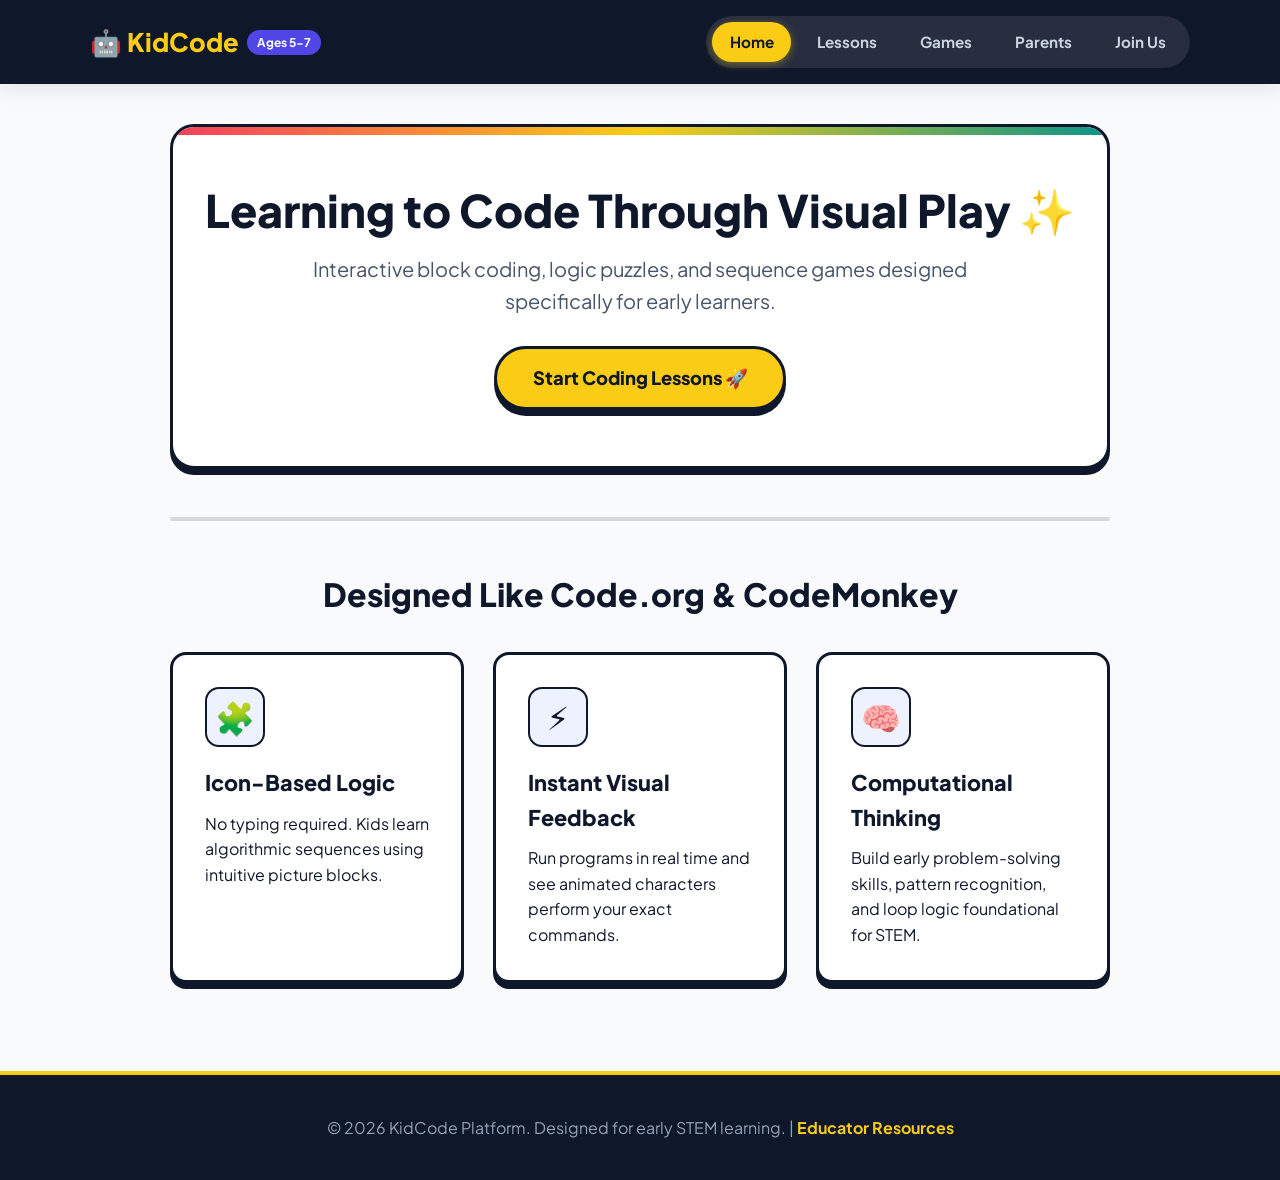
<file: kidcode/index.html>
<!DOCTYPE html>
<html lang="en">
<head>
  <meta charset="UTF-8">
  <meta name="viewport" content="width=device-width, initial-scale=1.0">
  <title>KidCode | Interactive Coding for Kids</title>
  <link rel="stylesheet" href="css/style.css">
</head>
<body>
  <a href="#main-content" class="skip-link">Skip to main content</a>

  <header>
    <div class="header-container">
      <a href="index.html" class="brand-logo">
        🤖 KidCode <span class="brand-badge">Ages 5-7</span>
      </a>
      <nav aria-label="Main Navigation">
        <ul>
          <li><a href="index.html" class="active" aria-current="page">Home</a></li>
          <li><a href="learn.html">Lessons</a></li>
          <li><a href="games.html">Games</a></li>
          <li><a href="parent-zone.html">Parents</a></li>
          <li><a href="contact.html">Join Us</a></li>
        </ul>
      </nav>
    </div>
  </header>

  <main id="main-content">
    <section class="hero-card">
      <h1>Learning to Code Through Visual Play ✨</h1>
      <p>Interactive block coding, logic puzzles, and sequence games designed specifically for early learners.</p>
      <a href="learn.html" class="btn-primary">Start Coding Lessons 🚀</a>
    </section>

    <div class="divider"></div>

    <section>
      <h2 class="section-title">Designed Like Code.org & CodeMonkey</h2>
      <div class="card-grid">
        <article class="card">
          <div class="card-icon">🧩</div>
          <h3>Icon-Based Logic</h3>
          <p>No typing required. Kids learn algorithmic sequences using intuitive picture blocks.</p>
        </article>

        <article class="card">
          <div class="card-icon">⚡</div>
          <h3>Instant Visual Feedback</h3>
          <p>Run programs in real time and see animated characters perform your exact commands.</p>
        </article>

        <article class="card">
          <div class="card-icon">🧠</div>
          <h3>Computational Thinking</h3>
          <p>Build early problem-solving skills, pattern recognition, and loop logic foundational for STEM.</p>
        </article>
      </div>
    </section>
  </main>

  <footer>
    <p>&copy; 2026 KidCode Platform. Designed for early STEM learning. | <a href="parent-zone.html">Educator Resources</a></p>
  </footer>

  <script src="js/main.js"></script>
</body>
</html>
</file>
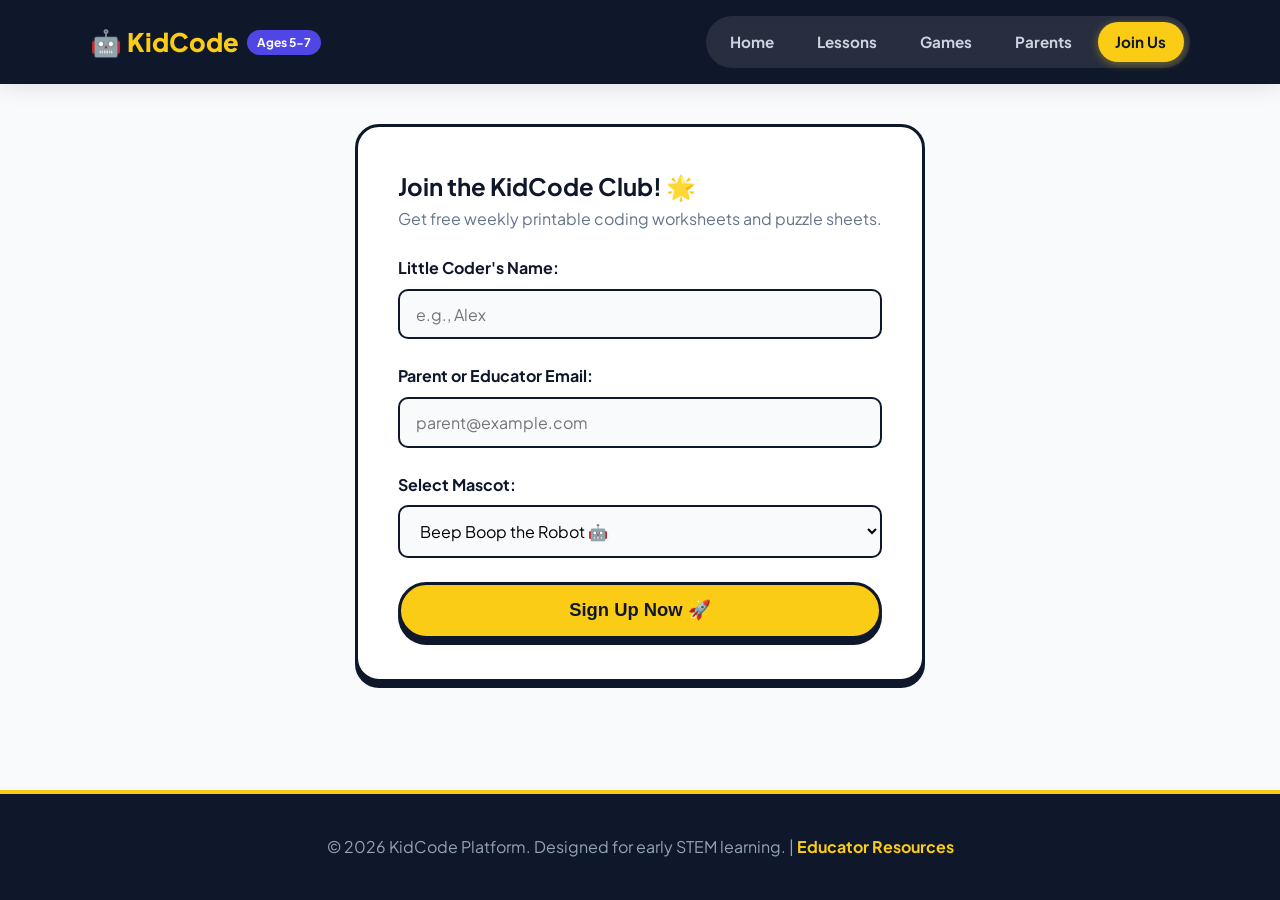
<file: kidcode/contact.html>
<!DOCTYPE html>
<html lang="en">
<head>
  <meta charset="UTF-8">
  <meta name="viewport" content="width=device-width, initial-scale=1.0">
  <title>KidCode | Join Us</title>
  <link rel="stylesheet" href="css/style.css">
</head>
<body>
  <a href="#main-content" class="skip-link">Skip to main content</a>

  <header>
    <div class="header-container">
      <a href="index.html" class="brand-logo">🤖 KidCode <span class="brand-badge">Ages 5-7</span></a>
      <nav aria-label="Main Navigation">
        <ul>
          <li><a href="index.html">Home</a></li>
          <li><a href="learn.html">Lessons</a></li>
          <li><a href="games.html">Games</a></li>
          <li><a href="parent-zone.html">Parents</a></li>
          <li><a href="contact.html" class="active" aria-current="page">Join Us</a></li>
        </ul>
      </nav>
    </div>
  </header>

  <main id="main-content">
    <section class="form-card">
      <h2>Join the KidCode Club! 🌟</h2>
      <p style="margin-bottom: 1.5rem; color: #64748B;">Get free weekly printable coding worksheets and puzzle sheets.</p>

      <form id="kidcode-form">
        <div class="form-group">
          <label for="child-name">Little Coder's Name:</label>
          <input type="text" id="child-name" name="child-name" required placeholder="e.g., Alex">
        </div>

        <div class="form-group">
          <label for="parent-email">Parent or Educator Email:</label>
          <input type="email" id="parent-email" name="parent-email" required placeholder="parent@example.com">
        </div>

        <div class="form-group">
          <label for="avatar">Select Mascot:</label>
          <select id="avatar" name="avatar">
            <option>Beep Boop the Robot 🤖</option>
            <option>Barnaby the Dog 🐶</option>
            <option>Freddie the Frog 🐸</option>
          </select>
        </div>

        <button type="submit" class="btn-primary" style="width: 100%;">Sign Up Now 🚀</button>
      </form>

      <div id="form-feedback" style="display: none;"></div>
    </section>
  </main>

  <footer>
    <p>&copy; 2026 KidCode Platform. Designed for early STEM learning. | <a href="parent-zone.html">Educator Resources</a></p>
  </footer>

  <script src="js/main.js"></script>
</body>
</html>
</file>
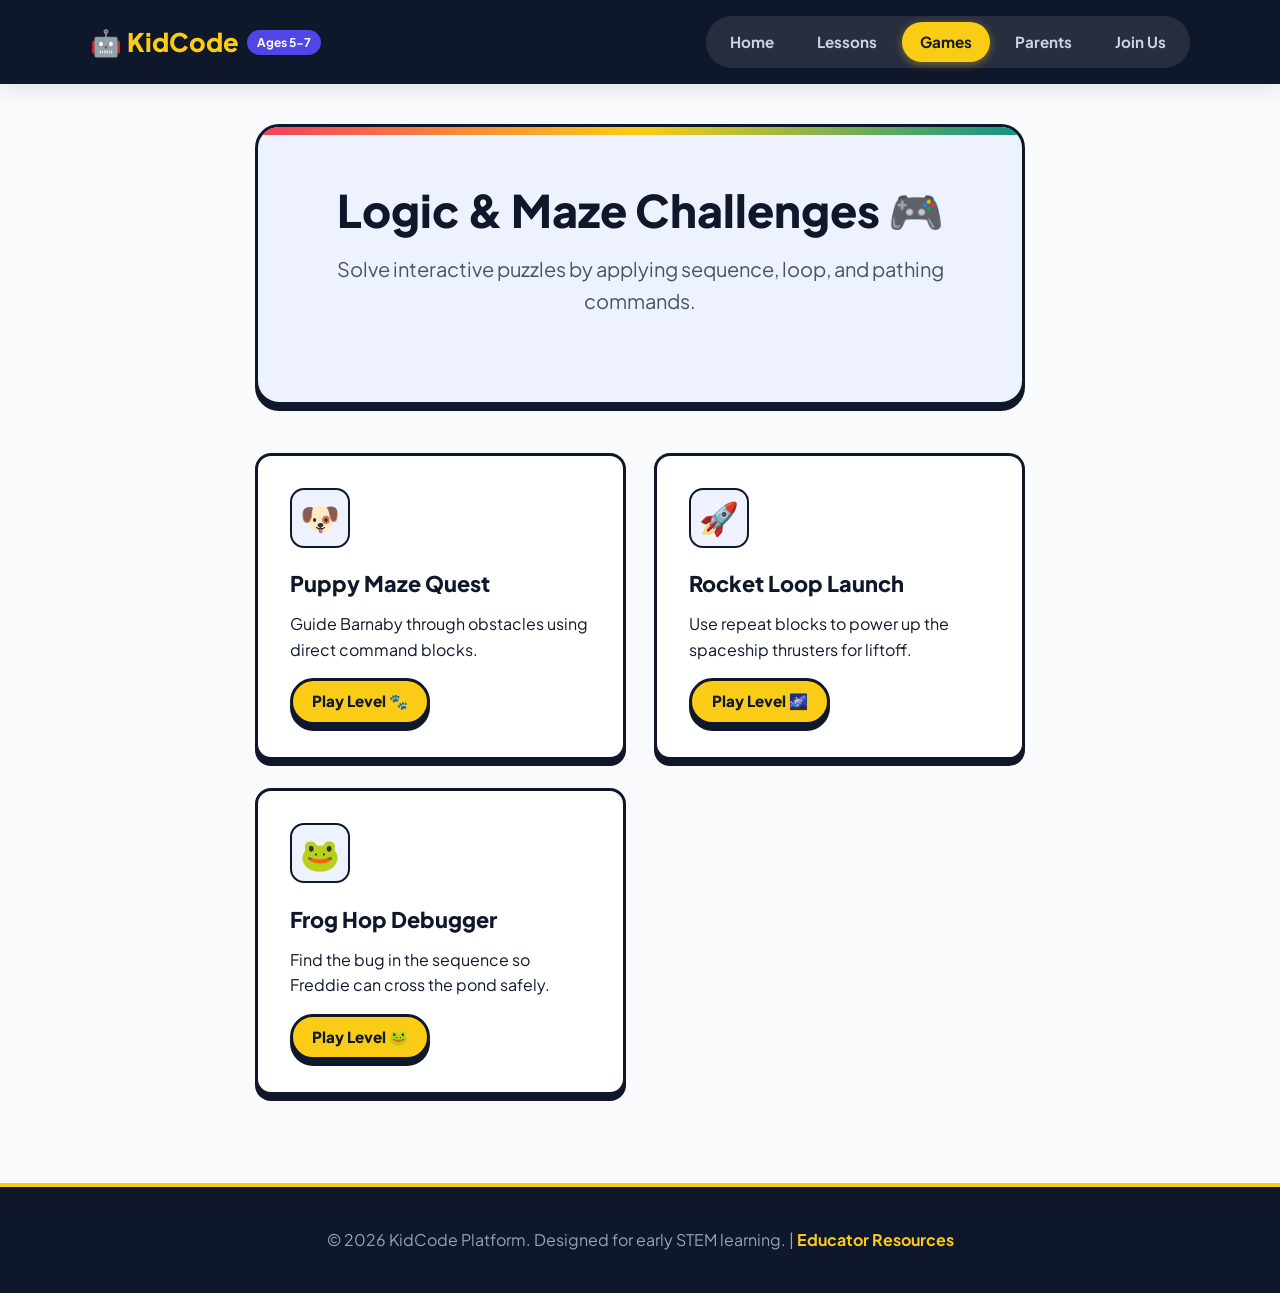
<file: kidcode/games.html>
<!DOCTYPE html>
<html lang="en">
<head>
  <meta charset="UTF-8">
  <meta name="viewport" content="width=device-width, initial-scale=1.0">
  <title>KidCode | Games</title>
  <link rel="stylesheet" href="css/style.css">
</head>
<body>
  <a href="#main-content" class="skip-link">Skip to main content</a>

  <header>
    <div class="header-container">
      <a href="index.html" class="brand-logo">🤖 KidCode <span class="brand-badge">Ages 5-7</span></a>
      <nav aria-label="Main Navigation">
        <ul>
          <li><a href="index.html">Home</a></li>
          <li><a href="learn.html">Lessons</a></li>
          <li><a href="games.html" class="active" aria-current="page">Games</a></li>
          <li><a href="parent-zone.html">Parents</a></li>
          <li><a href="contact.html">Join Us</a></li>
        </ul>
      </nav>
    </div>
  </header>

  <main id="main-content">
    <section class="hero-card" style="background: #EEF2FF;">
      <h1>Logic & Maze Challenges 🎮</h1>
      <p>Solve interactive puzzles by applying sequence, loop, and pathing commands.</p>
    </section>

    <div class="card-grid">
      <article class="card">
        <div class="card-icon">🐶</div>
        <h3>Puppy Maze Quest</h3>
        <p>Guide Barnaby through obstacles using direct command blocks.</p>
        <a href="learn.html" class="btn-primary" style="padding: 0.5rem 1.2rem; font-size: 0.95rem; margin-top: 1rem;">Play Level 🐾</a>
      </article>

      <article class="card">
        <div class="card-icon">🚀</div>
        <h3>Rocket Loop Launch</h3>
        <p>Use repeat blocks to power up the spaceship thrusters for liftoff.</p>
        <a href="learn.html" class="btn-primary" style="padding: 0.5rem 1.2rem; font-size: 0.95rem; margin-top: 1rem;">Play Level 🌌</a>
      </article>

      <article class="card">
        <div class="card-icon">🐸</div>
        <h3>Frog Hop Debugger</h3>
        <p>Find the bug in the sequence so Freddie can cross the pond safely.</p>
        <a href="learn.html" class="btn-primary" style="padding: 0.5rem 1.2rem; font-size: 0.95rem; margin-top: 1rem;">Play Level 🐸</a>
      </article>
    </div>
  </main>

  <footer>
    <p>&copy; 2026 KidCode Platform. Designed for early STEM learning. | <a href="parent-zone.html">Educator Resources</a></p>
  </footer>

  <script src="js/main.js"></script>
</body>
</html>
</file>
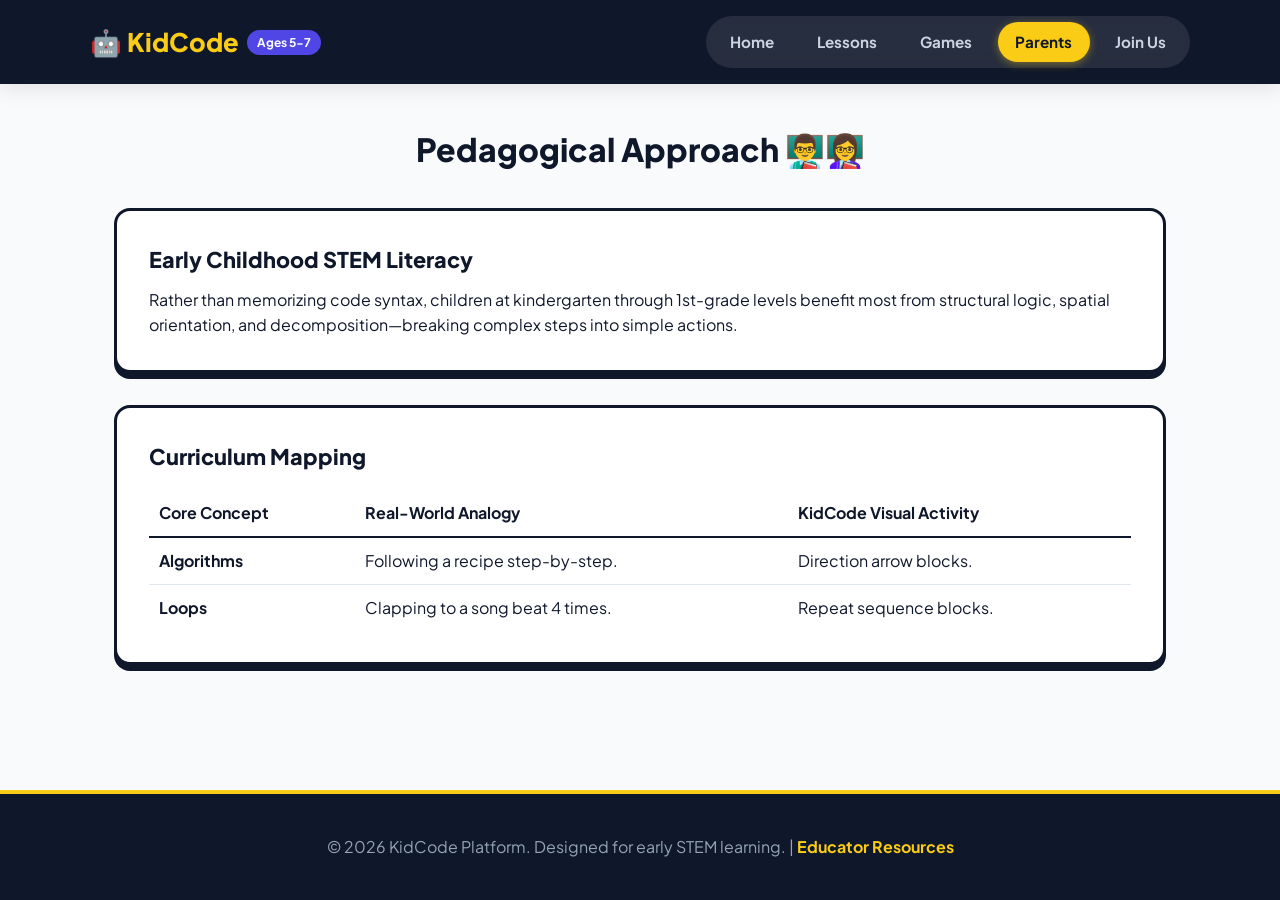
<file: kidcode/parent-zone.html>
<!DOCTYPE html>
<html lang="en">
<head>
  <meta charset="UTF-8">
  <meta name="viewport" content="width=device-width, initial-scale=1.0">
  <title>KidCode | Parents & Teachers</title>
  <link rel="stylesheet" href="css/style.css">
</head>
<body>
  <a href="#main-content" class="skip-link">Skip to main content</a>

  <header>
    <div class="header-container">
      <a href="index.html" class="brand-logo">🤖 KidCode <span class="brand-badge">Ages 5-7</span></a>
      <nav aria-label="Main Navigation">
        <ul>
          <li><a href="index.html">Home</a></li>
          <li><a href="learn.html">Lessons</a></li>
          <li><a href="games.html">Games</a></li>
          <li><a href="parent-zone.html" class="active" aria-current="page">Parents</a></li>
          <li><a href="contact.html">Join Us</a></li>
        </ul>
      </nav>
    </div>
  </header>

  <main id="main-content">
    <h1 class="section-title">Pedagogical Approach 👨‍🏫👩‍🏫</h1>

    <article class="card" style="margin-bottom: 2rem;">
      <h3>Early Childhood STEM Literacy</h3>
      <p>Rather than memorizing code syntax, children at kindergarten through 1st-grade levels benefit most from structural logic, spatial orientation, and decomposition—breaking complex steps into simple actions.</p>
    </article>

    <article class="card">
      <h3>Curriculum Mapping</h3>
      <table style="width:100%; border-collapse: collapse; margin-top:1rem; text-align: left;">
        <thead>
          <tr style="border-bottom: 2px solid var(--border-color);">
            <th style="padding: 10px;">Core Concept</th>
            <th style="padding: 10px;">Real-World Analogy</th>
            <th style="padding: 10px;">KidCode Visual Activity</th>
          </tr>
        </thead>
        <tbody>
          <tr style="border-bottom: 1px solid #E2E8F0;">
            <td style="padding: 10px;"><strong>Algorithms</strong></td>
            <td style="padding: 10px;">Following a recipe step-by-step.</td>
            <td style="padding: 10px;">Direction arrow blocks.</td>
          </tr>
          <tr>
            <td style="padding: 10px;"><strong>Loops</strong></td>
            <td style="padding: 10px;">Clapping to a song beat 4 times.</td>
            <td style="padding: 10px;">Repeat sequence blocks.</td>
          </tr>
        </tbody>
      </table>
    </article>
  </main>

  <footer>
    <p>&copy; 2026 KidCode Platform. Designed for early STEM learning. | <a href="parent-zone.html">Educator Resources</a></p>
  </footer>

  <script src="js/main.js"></script>
</body>
</html>
</file>
<file: kidcode/css/style.css>
@import url('https://fonts.googleapis.com/css2?family=Plus+Jakarta+Sans:wght@500;700;800&display=swap');

:root {
  --primary: #4F46E5;        /* Electric Indigo */
  --accent-teal: #0D9488;    /* CodeMonkey Teal */
  --accent-pink: #F43F5E;    /* Playful Coral */
  --accent-yellow: #FACC15;  /* Vibrant Canary */
  --accent-green: #10B981;   /* Emerald Green */
  --dark-slate: #0F172A;    /* Dark Header/Text */
  --light-bg: #F8FAFC;      /* Crisp Clean Background */
  --card-bg: #FFFFFF;
  --border-color: #0F172A;
  --radius-lg: 24px;
  --radius-md: 16px;
  --radius-sm: 10px;
  --shadow-flat: 0px 6px 0px #0F172A;
  --shadow-hover: 0px 10px 0px #0F172A;
  --font-main: 'Plus Jakarta Sans', system-ui, -apple-system, sans-serif;
}

* {
  box-sizing: border-box;
  margin: 0;
  padding: 0;
}

body {
  font-family: var(--font-main);
  background-color: var(--light-bg);
  color: var(--dark-slate);
  line-height: 1.6;
  display: flex;
  flex-direction: column;
  min-height: 100vh;
}

/* Accessibility Focus */
a:focus, button:focus, input:focus, select:focus, textarea:focus {
  outline: 3px solid var(--accent-pink);
  outline-offset: 3px;
}

.skip-link {
  position: absolute;
  top: -50px;
  left: 10px;
  background: var(--accent-pink);
  color: #fff;
  padding: 10px 15px;
  font-weight: bold;
  z-index: 1000;
  border-radius: var(--radius-sm);
  transition: top 0.2s;
}
.skip-link:focus { top: 10px; }

/* Sticky Top Brand Bar */
header {
  background-color: var(--dark-slate);
  padding: 1rem 1.5rem;
  color: white;
  position: sticky;
  top: 0;
  z-index: 100;
  box-shadow: 0 4px 20px rgba(0,0,0,0.1);
}

.header-container {
  max-width: 1100px;
  margin: 0 auto;
  display: flex;
  justify-content: space-between;
  align-items: center;
}

.brand-logo {
  font-size: 1.6rem;
  font-weight: 800;
  color: var(--accent-yellow);
  text-decoration: none;
  display: flex;
  align-items: center;
  gap: 0.5rem;
}

.brand-badge {
  background: var(--primary);
  color: white;
  font-size: 0.75rem;
  padding: 3px 10px;
  border-radius: 20px;
  font-weight: 700;
}

/* Clean Nav Pills Across Devices */
nav ul {
  list-style: none;
  display: flex;
  gap: 0.5rem;
  background: rgba(255,255,255,0.1);
  padding: 6px;
  border-radius: 40px;
  backdrop-filter: blur(8px);
}

nav a {
  text-decoration: none;
  color: #CBD5E1;
  font-weight: 700;
  font-size: 0.95rem;
  padding: 0.5rem 1.1rem;
  border-radius: 30px;
  transition: all 0.2s ease;
  display: inline-block;
}

nav a:hover {
  color: white;
  background: rgba(255,255,255,0.15);
}

nav a.active {
  background: var(--accent-yellow);
  color: var(--dark-slate);
  box-shadow: 0 2px 8px rgba(250,204,21,0.4);
}

/* Page Layout */
main {
  max-width: 1100px;
  margin: 2.5rem auto;
  padding: 0 1.5rem;
  flex: 1;
}

/* Hero Section (Brilliant Style) */
.hero-card {
  background: white;
  border: 3px solid var(--border-color);
  border-radius: var(--radius-lg);
  padding: 3.5rem 2rem;
  text-align: center;
  box-shadow: var(--shadow-flat);
  margin-bottom: 3rem;
  position: relative;
  overflow: hidden;
}

.hero-card::before {
  content: '';
  position: absolute;
  top: 0; left: 0; right: 0;
  height: 8px;
  background: linear-gradient(90deg, var(--accent-pink), var(--accent-yellow), var(--accent-teal));
}

.hero-card h1 {
  font-size: 2.8rem;
  font-weight: 800;
  color: var(--dark-slate);
  margin-bottom: 1rem;
  line-height: 1.2;
}

.hero-card p {
  font-size: 1.25rem;
  color: #475569;
  max-width: 700px;
  margin: 0 auto 1.8rem;
}

/* Action Buttons */
.btn-primary {
  display: inline-block;
  font-weight: 800;
  font-size: 1.15rem;
  color: var(--dark-slate);
  background: var(--accent-yellow);
  padding: 0.9rem 2.2rem;
  border-radius: 50px;
  border: 3px solid var(--border-color);
  box-shadow: var(--shadow-flat);
  text-decoration: none;
  cursor: pointer;
  transition: transform 0.15s, box-shadow 0.15s, background-color 0.15s;
}

.btn-primary:hover {
  transform: translateY(-3px);
  box-shadow: var(--shadow-hover);
  background: #f59e0b;
}

.btn-secondary {
  background: var(--accent-teal);
  color: white;
}

/* Feature Cards & Grid */
.section-title {
  font-size: 2rem;
  font-weight: 800;
  text-align: center;
  margin-bottom: 2rem;
  position: relative;
}

.card-grid {
  display: grid;
  grid-template-columns: repeat(auto-fit, minmax(280px, 1fr));
  gap: 1.8rem;
  margin-bottom: 3rem;
}

.card {
  background: var(--card-bg);
  border: 3px solid var(--border-color);
  border-radius: var(--radius-md);
  padding: 2rem;
  box-shadow: var(--shadow-flat);
  transition: transform 0.2s, box-shadow 0.2s;
}

.card:hover {
  transform: translateY(-4px);
  box-shadow: var(--shadow-hover);
}

.card-icon {
  width: 60px;
  height: 60px;
  background: #EEF2FF;
  border: 2px solid var(--border-color);
  border-radius: 14px;
  display: flex;
  align-items: center;
  justify-content: center;
  font-size: 2rem;
  margin-bottom: 1.2rem;
}

.card h3 {
  font-size: 1.35rem;
  font-weight: 800;
  margin-bottom: 0.6rem;
}

/* Interactive Playground Block Builder */
.interactive-container {
  background: #F1F5F9;
  border: 3px solid var(--border-color);
  border-radius: var(--radius-lg);
  padding: 2rem;
  box-shadow: var(--shadow-flat);
  margin-top: 2rem;
}

.toolbar {
  display: flex;
  gap: 0.8rem;
  flex-wrap: wrap;
  margin: 1.2rem 0;
}

.block-btn {
  font-family: inherit;
  font-weight: 700;
  font-size: 1rem;
  padding: 0.7rem 1.2rem;
  background: white;
  border: 2px solid var(--border-color);
  border-radius: var(--radius-sm);
  cursor: pointer;
  box-shadow: 0 4px 0 #0F172A;
  transition: transform 0.1s;
}

.block-btn:hover {
  transform: translateY(-2px);
  background: #FEF08A;
}

.workspace-area {
  background: white;
  border: 3px dashed var(--border-color);
  min-height: 110px;
  border-radius: var(--radius-md);
  padding: 1rem;
  display: flex;
  gap: 0.8rem;
  align-items: center;
  flex-wrap: wrap;
  margin-bottom: 1.5rem;
}

.stage {
  font-size: 4.5rem;
  text-align: center;
  padding: 1rem;
  min-height: 100px;
}

/* Form Styles */
.form-card {
  background: white;
  border: 3px solid var(--border-color);
  border-radius: var(--radius-lg);
  padding: 2.5rem;
  box-shadow: var(--shadow-flat);
  max-width: 650px;
  margin: 0 auto;
}

.form-group {
  margin-bottom: 1.5rem;
}

label {
  display: block;
  font-weight: 700;
  margin-bottom: 0.5rem;
}

input, select, textarea {
  width: 100%;
  padding: 0.8rem 1rem;
  font-size: 1rem;
  font-family: inherit;
  border: 2px solid var(--border-color);
  border-radius: var(--radius-sm);
  background: #F8FAFC;
}

input:focus, select:focus, textarea:focus {
  background: white;
}

/* Clean Breaks / Dividers */
.divider {
  height: 4px;
  background: var(--border-color);
  border-radius: 2px;
  margin: 3rem 0;
  opacity: 0.15;
}

/* Footer */
footer {
  background: var(--dark-slate);
  color: #94A3B8;
  padding: 2.5rem 1.5rem;
  text-align: center;
  margin-top: auto;
  border-top: 4px solid var(--accent-yellow);
}

footer a {
  color: var(--accent-yellow);
  text-decoration: none;
  font-weight: 700;
}

/* Mobile Responsive Navigation */
@media (max-width: 820px) {
  .header-container {
    flex-direction: column;
    gap: 1rem;
  }
  
  nav ul {
    width: 100%;
    justify-content: center;
    overflow-x: auto;
    white-space: nowrap;
    padding: 4px;
  }

  nav a {
    font-size: 0.85rem;
    padding: 0.4rem 0.8rem;
  }

  .hero-card h1 {
    font-size: 2rem;
  }
}
</file>
